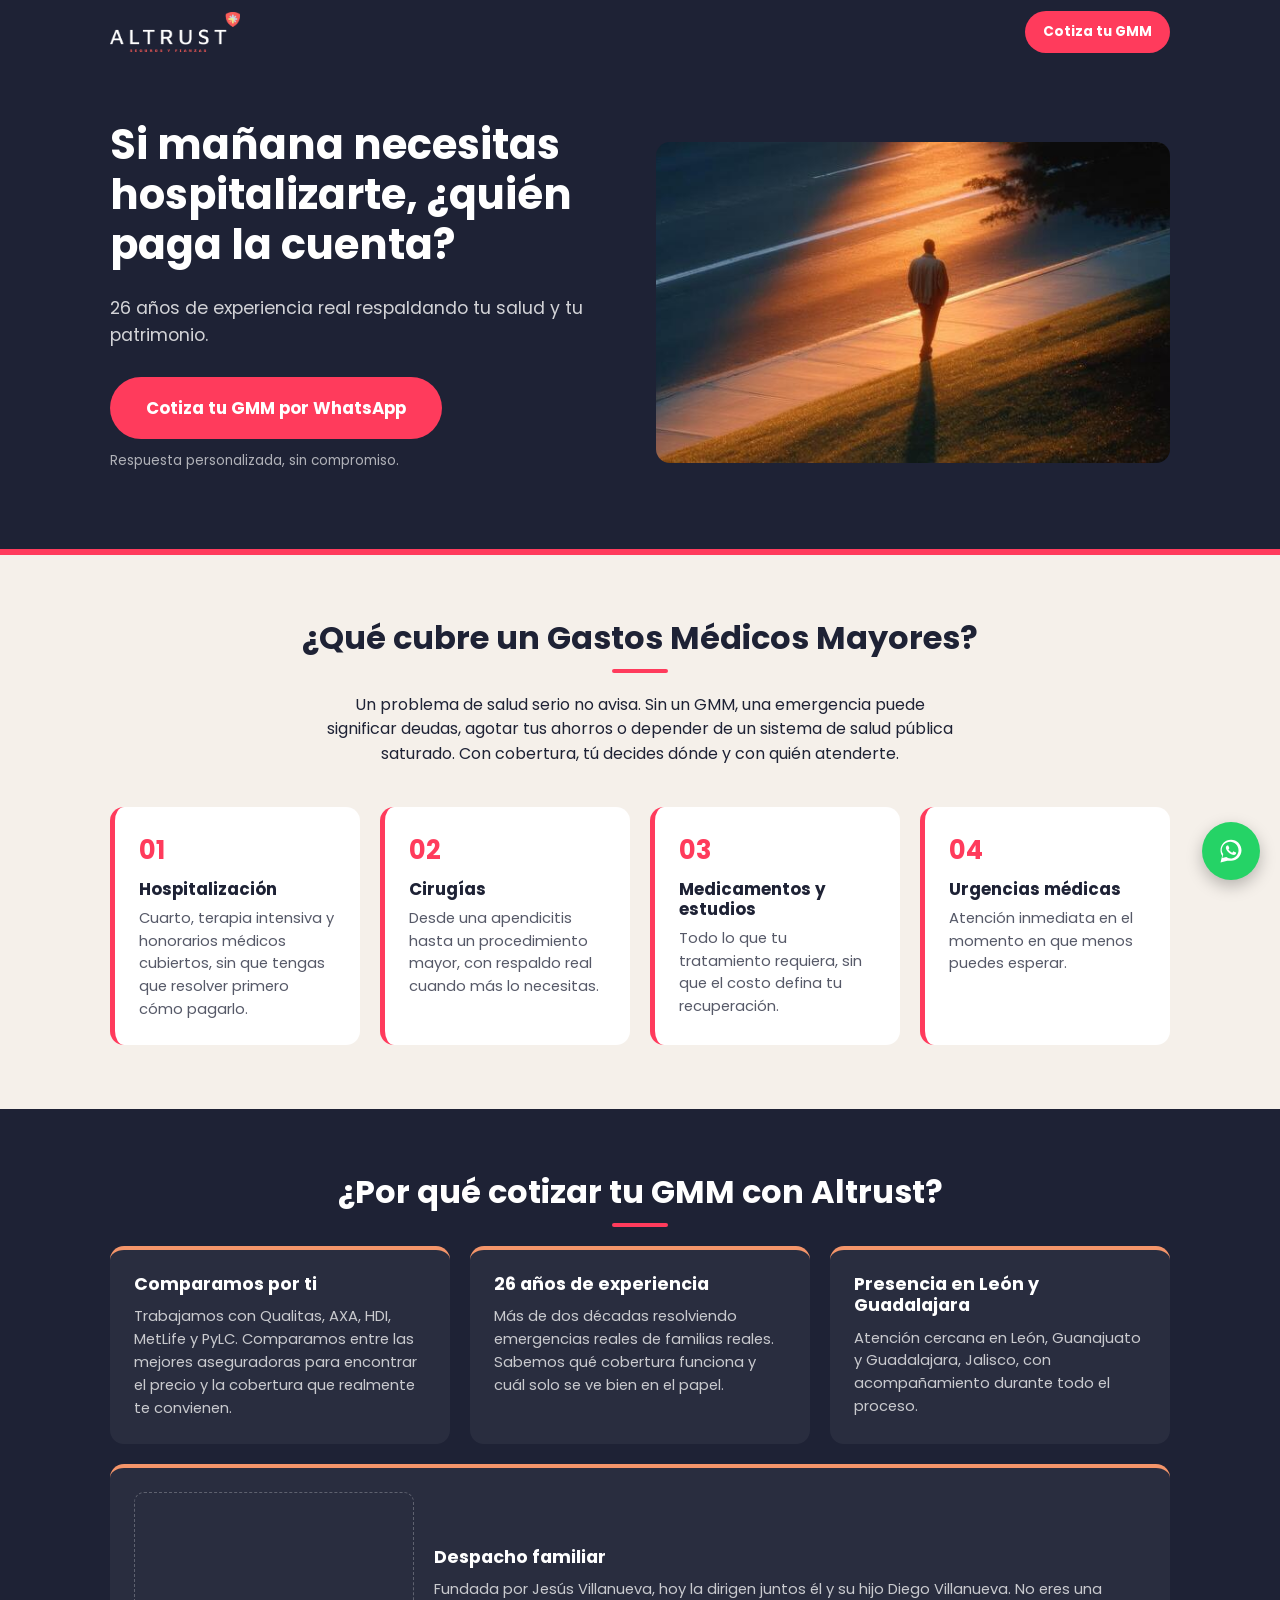
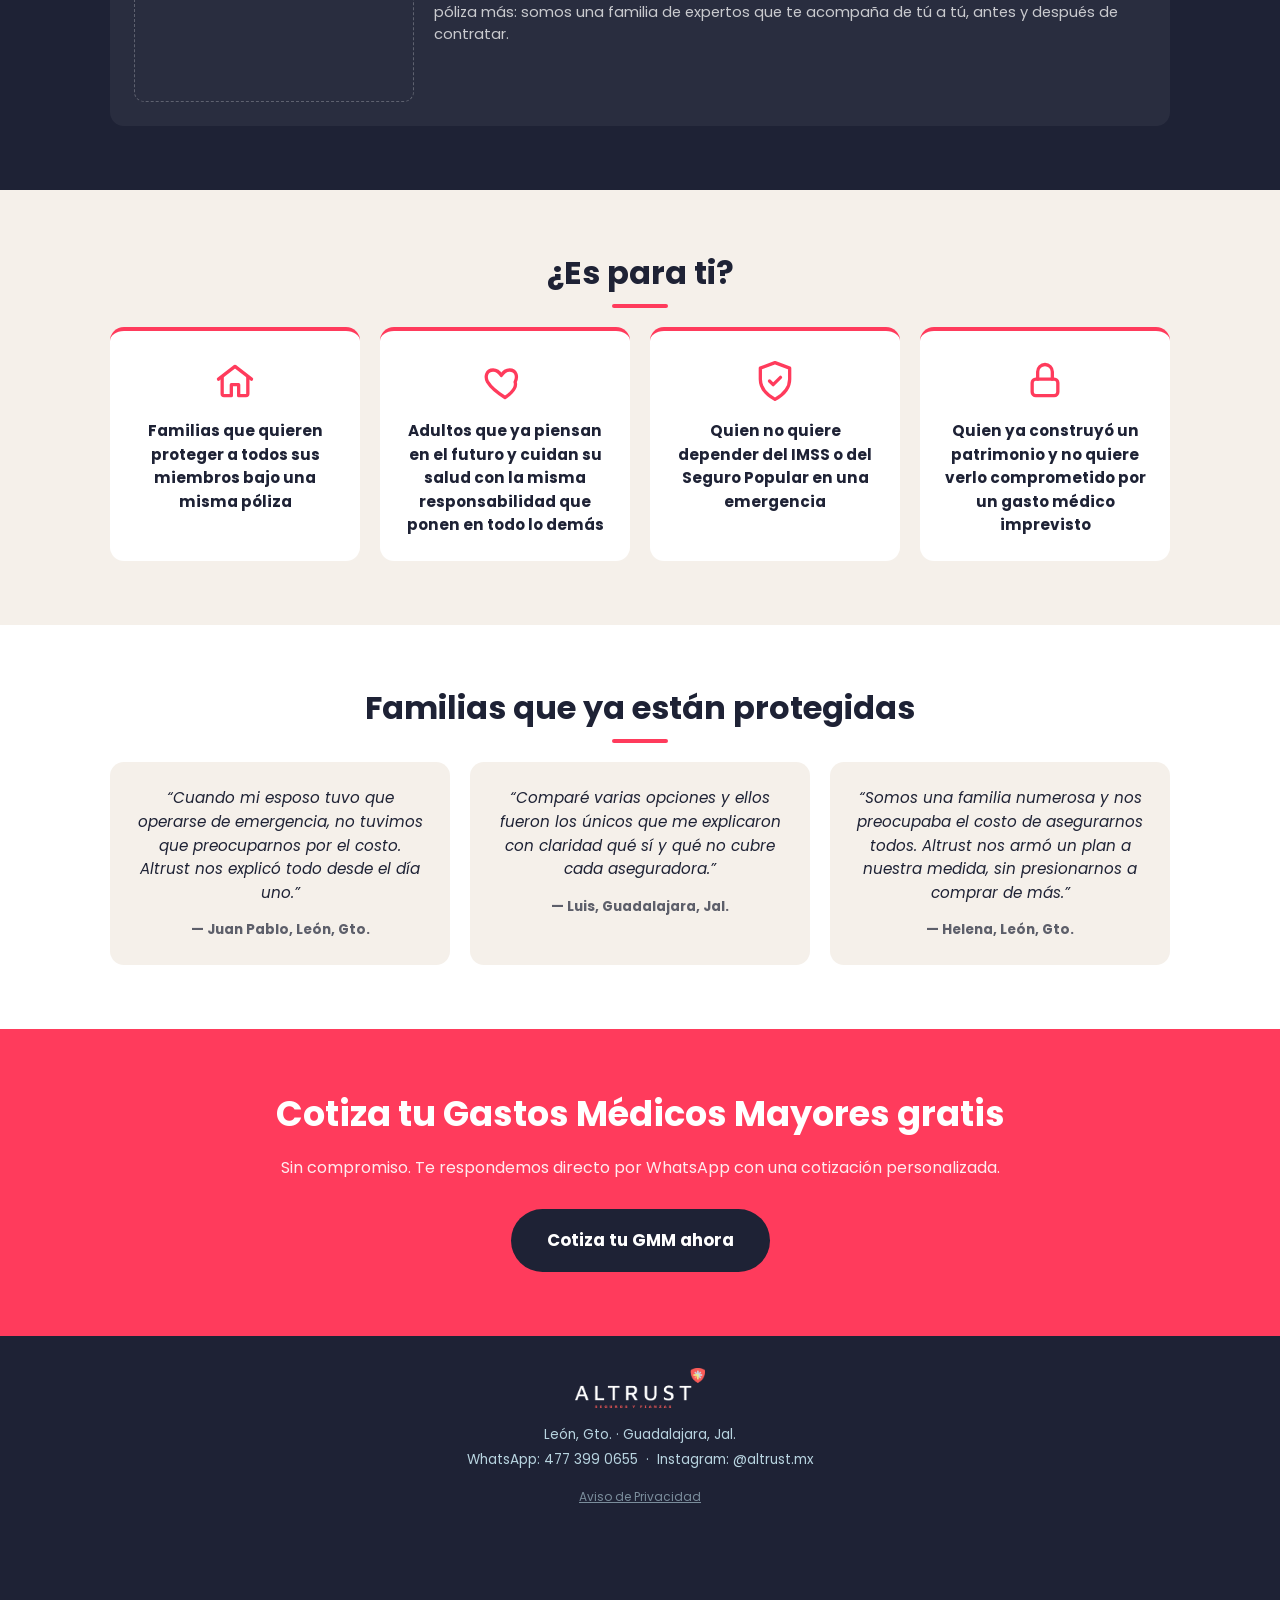
<file: index.html>
<!DOCTYPE html>
<html lang="es-MX">
<head>
<meta charset="UTF-8">
<meta name="viewport" content="width=device-width, initial-scale=1.0">
<title>Altrust Seguros y Fianzas | Gastos Médicos Mayores en León y Guadalajara</title>
<meta name="description" content="Protege tu salud y tu patrimonio con un Gastos Médicos Mayores. 26 años de experiencia real en León, Gto y Guadalajara, Jal. Cotiza gratis por WhatsApp.">
<meta property="og:type" content="website">
<meta property="og:locale" content="es_MX">
<meta property="og:title" content="Altrust Seguros y Fianzas | Gastos Médicos Mayores">
<meta property="og:description" content="26 años de experiencia real respaldando tu salud y tu patrimonio. Cotiza gratis por WhatsApp.">
<meta property="og:image" content="https://sebastianvimi04.github.io/altrust-landing/og-image.png">
<meta property="og:url" content="https://sebastianvimi04.github.io/altrust-landing/">
<meta name="twitter:card" content="summary_large_image">
<link rel="preconnect" href="https://fonts.googleapis.com">
<link rel="preconnect" href="https://fonts.gstatic.com" crossorigin>
<link href="https://fonts.googleapis.com/css2?family=Poppins:wght@400;700&display=swap" rel="stylesheet">
<link rel="stylesheet" href="style.css?v=7">
<!-- Meta Pixel Code -->
<script>
!function(f,b,e,v,n,t,s)
{if(f.fbq)return;n=f.fbq=function(){n.callMethod?
n.callMethod.apply(n,arguments):n.queue.push(arguments)};
if(!f._fbq)f._fbq=n;n.push=n;n.loaded=!0;n.version='2.0';
n.queue=[];t=b.createElement(e);t.async=!0;
t.src=v;s=b.getElementsByTagName(e)[0];
s.parentNode.insertBefore(t,s)}(window, document,'script',
'https://connect.facebook.net/en_US/fbevents.js');
fbq('init', '1385365643417889');
fbq('track', 'PageView');
</script>
<noscript><img height="1" width="1" style="display:none"
src="https://www.facebook.com/tr?id=1385365643417889&ev=PageView&noscript=1"
/></noscript>
<!-- End Meta Pixel Code -->
</head>
<body>

<!-- HEADER -->
<header class="header" id="header">
  <div class="container header__inner">
    <img src="logo.png" alt="Altrust Seguros y Fianzas" class="header__logo-img">
    <a href="https://wa.me/524773990655?text=Hola%2C%20quiero%20cotizar%20mi%20Gastos%20M%C3%A9dicos%20Mayores"
       class="btn btn--red btn--small whatsapp-btn" target="_blank" rel="noopener">
      Cotiza tu GMM
    </a>
  </div>
</header>

<main>

  <!-- HERO -->
  <section class="hero">
    <div class="container hero__inner">
      <div class="hero__text fade-in">
        <h1 class="hero__title">Si mañana necesitas hospitalizarte, ¿quién paga la cuenta?</h1>
        <p class="hero__subtitle">26 años de experiencia real respaldando tu salud y tu patrimonio.</p>
        <a href="https://wa.me/524773990655?text=Hola%2C%20quiero%20cotizar%20mi%20Gastos%20M%C3%A9dicos%20Mayores"
           class="btn btn--red btn--large whatsapp-btn" target="_blank" rel="noopener">
          Cotiza tu GMM por WhatsApp
        </a>
        <p class="hero__note">Respuesta personalizada, sin compromiso.</p>
      </div>
      <div class="hero__media fade-in">
        <img src="fotolanding.jpeg" alt="Persona caminando tranquila al atardecer, la calma de estar protegido" width="817" height="350">
      </div>
    </div>
  </section>

  <!-- EDUCACIÓN -->
  <section class="section section--cream" id="cobertura">
    <div class="container">
      <h2 class="section__title fade-in">¿Qué cubre un Gastos Médicos Mayores?</h2>
      <p class="section__lead fade-in">Un problema de salud serio no avisa. Sin un GMM, una emergencia puede significar deudas, agotar tus ahorros o depender de un sistema de salud pública saturado. Con cobertura, tú decides dónde y con quién atenderte.</p>

      <div class="grid grid--4">
        <div class="card fade-in">
          <span class="card__number">01</span>
          <h3 class="card__title">Hospitalización</h3>
          <p class="card__text">Cuarto, terapia intensiva y honorarios médicos cubiertos, sin que tengas que resolver primero cómo pagarlo.</p>
        </div>
        <div class="card fade-in">
          <span class="card__number">02</span>
          <h3 class="card__title">Cirugías</h3>
          <p class="card__text">Desde una apendicitis hasta un procedimiento mayor, con respaldo real cuando más lo necesitas.</p>
        </div>
        <div class="card fade-in">
          <span class="card__number">03</span>
          <h3 class="card__title">Medicamentos y estudios</h3>
          <p class="card__text">Todo lo que tu tratamiento requiera, sin que el costo defina tu recuperación.</p>
        </div>
        <div class="card fade-in">
          <span class="card__number">04</span>
          <h3 class="card__title">Urgencias médicas</h3>
          <p class="card__text">Atención inmediata en el momento en que menos puedes esperar.</p>
        </div>
      </div>
    </div>
  </section>

  <!-- POR QUÉ ALTRUST -->
  <section class="section section--navy" id="altrust">
    <div class="container">
      <h2 class="section__title section__title--light fade-in">¿Por qué cotizar tu GMM con Altrust?</h2>

      <div class="grid grid--3">
        <div class="feature fade-in">
          <h3 class="feature__title">Comparamos por ti</h3>
          <p class="feature__text">Trabajamos con Qualitas, AXA, HDI, MetLife y PyLC. Comparamos entre las mejores aseguradoras para encontrar el precio y la cobertura que realmente te convienen.</p>
        </div>
        <div class="feature fade-in">
          <h3 class="feature__title">26 años de experiencia</h3>
          <p class="feature__text">Más de dos décadas resolviendo emergencias reales de familias reales. Sabemos qué cobertura funciona y cuál solo se ve bien en el papel.</p>
        </div>
        <div class="feature fade-in">
          <h3 class="feature__title">Presencia en León y Guadalajara</h3>
          <p class="feature__text">Atención cercana en León, Guanajuato y Guadalajara, Jalisco, con acompañamiento durante todo el proceso.</p>
        </div>
      </div>

      <div class="founder-banner fade-in">
        <div class="founder-banner__photo">
          <!-- IMG: foto de Jesús Villanueva y Diego Villanueva -->
        </div>
        <div class="founder-banner__text">
          <h3 class="founder-banner__title">Despacho familiar</h3>
          <p class="founder-banner__body">Fundada por Jesús Villanueva, hoy la dirigen juntos él y su hijo Diego Villanueva. No eres una póliza más: somos una familia de expertos que te acompaña de tú a tú, antes y después de contratar.</p>
        </div>
      </div>
    </div>
  </section>

  <!-- PARA QUIÉN ES -->
  <section class="section section--cream" id="para-quien">
    <div class="container">
      <h2 class="section__title fade-in">¿Es para ti?</h2>
      <div class="grid grid--4">
        <div class="tag-card fade-in">
          <span class="tag-card__icon" aria-hidden="true">
            <svg viewBox="0 0 24 24" fill="none" stroke="currentColor" stroke-width="1.8" stroke-linecap="round" stroke-linejoin="round"><path d="M3 11l9-7 9 7"/><path d="M5 10v9a1 1 0 0 0 1 1h4v-6h4v6h4a1 1 0 0 0 1-1v-9"/></svg>
          </span>
          <p>Familias que quieren proteger a todos sus miembros bajo una misma póliza</p>
        </div>
        <div class="tag-card fade-in">
          <span class="tag-card__icon" aria-hidden="true">
            <svg viewBox="0 0 24 24" fill="none" stroke="currentColor" stroke-width="1.8" stroke-linecap="round" stroke-linejoin="round"><path d="M12 21s-7-4.35-9.5-8.5C.9 9.5 2 6 5.5 6c2 0 3.5 1.3 4.5 3 1-1.7 2.5-3 4.5-3 3.5 0 4.6 3.5 3 6.5C19 16.65 12 21 12 21z"/></svg>
          </span>
          <p>Adultos que ya piensan en el futuro y cuidan su salud con la misma responsabilidad que ponen en todo lo demás</p>
        </div>
        <div class="tag-card fade-in">
          <span class="tag-card__icon" aria-hidden="true">
            <svg viewBox="0 0 24 24" fill="none" stroke="currentColor" stroke-width="1.8" stroke-linecap="round" stroke-linejoin="round"><path d="M12 2l8 3v6c0 5-3.5 8.5-8 11-4.5-2.5-8-6-8-11V5l8-3z"/><path d="M9 12l2 2 4-4"/></svg>
          </span>
          <p>Quien no quiere depender del IMSS o del Seguro Popular en una emergencia</p>
        </div>
        <div class="tag-card fade-in">
          <span class="tag-card__icon" aria-hidden="true">
            <svg viewBox="0 0 24 24" fill="none" stroke="currentColor" stroke-width="1.8" stroke-linecap="round" stroke-linejoin="round"><rect x="5" y="11" width="14" height="9" rx="2"/><path d="M8 11V7a4 4 0 0 1 8 0v4"/></svg>
          </span>
          <p>Quien ya construyó un patrimonio y no quiere verlo comprometido por un gasto médico imprevisto</p>
        </div>
      </div>
    </div>
  </section>

  <!-- TESTIMONIOS -->
  <section class="section section--white" id="confianza">
    <div class="container">
      <h2 class="section__title fade-in">Familias que ya están protegidas</h2>
      <div class="grid grid--3">
        <div class="testimonial fade-in">
          <!-- IMG: retrato de cliente real, formato cuadrado -->
          <p class="testimonial__text">“Cuando mi esposo tuvo que operarse de emergencia, no tuvimos que preocuparnos por el costo. Altrust nos explicó todo desde el día uno.”</p>
          <p class="testimonial__author">— Juan Pablo, León, Gto.</p>
        </div>
        <div class="testimonial fade-in">
          <!-- IMG: retrato de cliente real, formato cuadrado -->
          <p class="testimonial__text">“Comparé varias opciones y ellos fueron los únicos que me explicaron con claridad qué sí y qué no cubre cada aseguradora.”</p>
          <p class="testimonial__author">— Luis, Guadalajara, Jal.</p>
        </div>
        <div class="testimonial fade-in">
          <!-- IMG: retrato de cliente real, formato cuadrado -->
          <p class="testimonial__text">“Somos una familia numerosa y nos preocupaba el costo de asegurarnos todos. Altrust nos armó un plan a nuestra medida, sin presionarnos a comprar de más.”</p>
          <p class="testimonial__author">— Helena, León, Gto.</p>
        </div>
      </div>
    </div>
  </section>

  <!-- CTA FINAL -->
  <section class="cta-final fade-in">
    <div class="container cta-final__inner">
      <h2 class="cta-final__title">Cotiza tu Gastos Médicos Mayores gratis</h2>
      <p class="cta-final__text">Sin compromiso. Te respondemos directo por WhatsApp con una cotización personalizada.</p>
      <a href="https://wa.me/524773990655?text=Hola%2C%20quiero%20cotizar%20mi%20Gastos%20M%C3%A9dicos%20Mayores"
         class="btn btn--navy btn--large whatsapp-btn" target="_blank" rel="noopener">
        Cotiza tu GMM ahora
      </a>
    </div>
  </section>

</main>

<!-- FOOTER -->
<footer class="footer">
  <div class="container footer__inner">
    <img src="logo.png" alt="Altrust Seguros y Fianzas" class="footer__logo-img">
    <p class="footer__cities">León, Gto. · Guadalajara, Jal.</p>
    <p class="footer__contact">WhatsApp: 477 399 0655 &nbsp;·&nbsp; Instagram: @altrust.mx</p>
    <p class="footer__legal"><a href="privacidad.html">Aviso de Privacidad</a></p>
  </div>
</footer>

<!-- BOTÓN FLOTANTE WHATSAPP -->
<a href="https://wa.me/524773990655?text=Hola%2C%20quiero%20cotizar%20mi%20Gastos%20M%C3%A9dicos%20Mayores"
   class="whatsapp-float whatsapp-btn" target="_blank" rel="noopener" aria-label="Cotizar por WhatsApp">
  <svg viewBox="0 0 32 32" width="28" height="28" aria-hidden="true">
    <path fill="currentColor" d="M16.004 3C9.376 3 4 8.373 4 15c0 2.354.688 4.55 1.875 6.396L4 29l7.79-1.844A11.93 11.93 0 0 0 16.004 27C22.63 27 28 21.627 28 15S22.63 3 16.004 3zm0 21.6c-1.84 0-3.55-.51-5.02-1.396l-.36-.213-4.62 1.094 1.113-4.5-.235-.37A9.56 9.56 0 0 1 5.4 15c0-5.303 4.31-9.6 9.604-9.6 5.294 0 9.596 4.297 9.596 9.6s-4.302 9.6-9.596 9.6zm5.27-7.19c-.29-.145-1.71-.844-1.975-.94-.264-.096-.457-.145-.65.145-.19.29-.744.94-.913 1.132-.168.193-.336.217-.625.073-.29-.145-1.223-.45-2.33-1.435-.86-.767-1.44-1.714-1.61-2.004-.168-.29-.018-.447.127-.59.13-.13.29-.337.435-.505.145-.168.193-.29.29-.483.096-.193.048-.362-.024-.506-.072-.145-.65-1.566-.89-2.146-.235-.564-.474-.487-.65-.496l-.554-.01c-.193 0-.506.072-.77.362-.264.29-1.008.985-1.008 2.404 0 1.418 1.032 2.788 1.176 2.98.145.193 2.03 3.1 4.918 4.347.687.297 1.223.474 1.64.607.688.219 1.315.188 1.81.114.552-.083 1.71-.699 1.952-1.373.24-.674.24-1.252.168-1.373-.072-.12-.264-.193-.554-.338z"/>
  </svg>
</a>

<script src="script.js?v=7"></script>
</body>
</html>
</file>
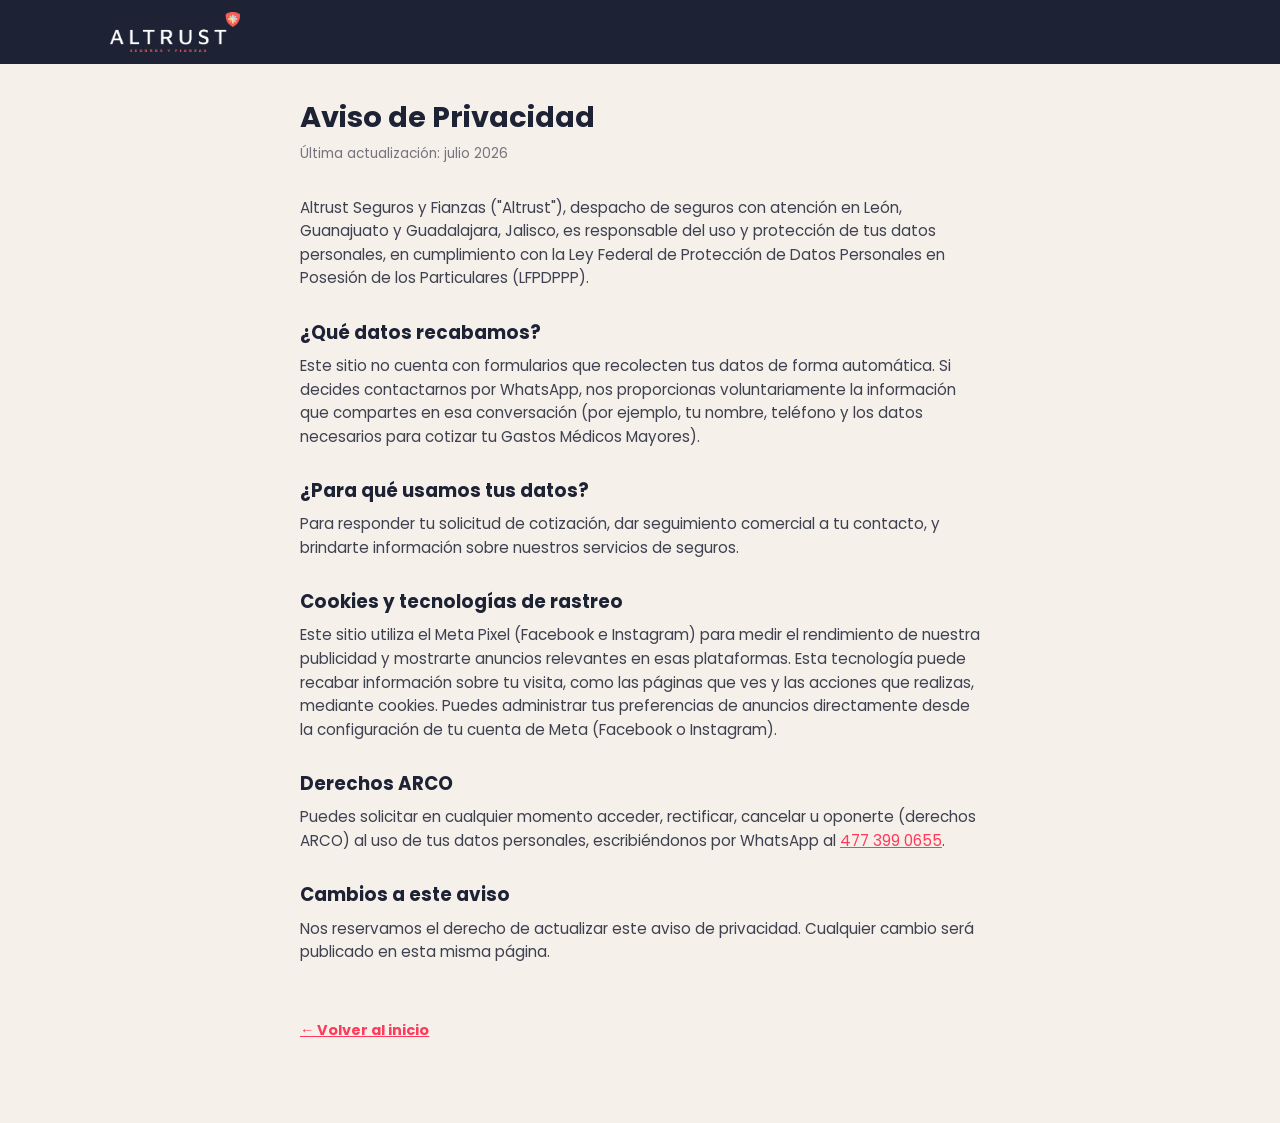
<file: privacidad.html>
<!DOCTYPE html>
<html lang="es-MX">
<head>
<meta charset="UTF-8">
<meta name="viewport" content="width=device-width, initial-scale=1.0">
<title>Aviso de Privacidad | Altrust Seguros y Fianzas</title>
<meta name="description" content="Aviso de privacidad de Altrust Seguros y Fianzas.">
<meta name="robots" content="noindex">
<link rel="preconnect" href="https://fonts.googleapis.com">
<link rel="preconnect" href="https://fonts.gstatic.com" crossorigin>
<link href="https://fonts.googleapis.com/css2?family=Poppins:wght@400;700&display=swap" rel="stylesheet">
<link rel="stylesheet" href="style.css?v=6">
<style>
  .legal {
    max-width: 720px;
    margin: 0 auto;
    padding: 100px 20px 80px;
  }
  .legal h1 {
    font-size: 1.8rem;
    color: var(--navy);
    margin-bottom: 8px;
  }
  .legal .legal__updated {
    font-size: .85rem;
    color: rgba(30,34,53,0.6);
    margin-bottom: 32px;
  }
  .legal h2 {
    font-size: 1.15rem;
    color: var(--navy);
    margin-top: 32px;
    margin-bottom: 10px;
  }
  .legal p {
    font-size: .95rem;
    color: rgba(30,34,53,0.85);
  }
  .legal a { color: var(--red); text-decoration: underline; }
  .legal__back {
    display: inline-block;
    margin-top: 40px;
    font-weight: 700;
    font-size: .9rem;
  }
</style>
</head>
<body>

<header class="header">
  <div class="container header__inner">
    <a href="index.html"><img src="logo.png" alt="Altrust Seguros y Fianzas" class="header__logo-img"></a>
  </div>
</header>

<main class="legal">
  <h1>Aviso de Privacidad</h1>
  <p class="legal__updated">Última actualización: julio 2026</p>

  <p>Altrust Seguros y Fianzas ("Altrust"), despacho de seguros con atención en León, Guanajuato y Guadalajara, Jalisco, es responsable del uso y protección de tus datos personales, en cumplimiento con la Ley Federal de Protección de Datos Personales en Posesión de los Particulares (LFPDPPP).</p>

  <h2>¿Qué datos recabamos?</h2>
  <p>Este sitio no cuenta con formularios que recolecten tus datos de forma automática. Si decides contactarnos por WhatsApp, nos proporcionas voluntariamente la información que compartes en esa conversación (por ejemplo, tu nombre, teléfono y los datos necesarios para cotizar tu Gastos Médicos Mayores).</p>

  <h2>¿Para qué usamos tus datos?</h2>
  <p>Para responder tu solicitud de cotización, dar seguimiento comercial a tu contacto, y brindarte información sobre nuestros servicios de seguros.</p>

  <h2>Cookies y tecnologías de rastreo</h2>
  <p>Este sitio utiliza el Meta Pixel (Facebook e Instagram) para medir el rendimiento de nuestra publicidad y mostrarte anuncios relevantes en esas plataformas. Esta tecnología puede recabar información sobre tu visita, como las páginas que ves y las acciones que realizas, mediante cookies. Puedes administrar tus preferencias de anuncios directamente desde la configuración de tu cuenta de Meta (Facebook o Instagram).</p>

  <h2>Derechos ARCO</h2>
  <p>Puedes solicitar en cualquier momento acceder, rectificar, cancelar u oponerte (derechos ARCO) al uso de tus datos personales, escribiéndonos por WhatsApp al <a href="https://wa.me/524773990655">477 399 0655</a>.</p>

  <h2>Cambios a este aviso</h2>
  <p>Nos reservamos el derecho de actualizar este aviso de privacidad. Cualquier cambio será publicado en esta misma página.</p>

  <a class="legal__back" href="index.html">&larr; Volver al inicio</a>
</main>

</body>
</html>
</file>
<file: style.css>
/* ==========================================================================
   Altrust Seguros y Fianzas — GMM Landing
   ========================================================================== */

:root {
  --red: #FF3B5C;
  --navy: #1E2235;
  --white: #FFFFFF;
  --cream: #F5F0EA;
  --lime: #DDEE44;
  --salmon: #F4956A;
  --sky: #B8D4E0;

  --font: 'Poppins', sans-serif;
  --header-h: 64px;
  --radius: 14px;
}

* { box-sizing: border-box; }

html { scroll-behavior: smooth; }

body {
  margin: 0;
  font-family: var(--font);
  font-weight: 400;
  color: var(--navy);
  background: var(--cream);
  line-height: 1.55;
  -webkit-font-smoothing: antialiased;
}

h1, h2, h3 {
  font-weight: 700;
  line-height: 1.2;
  margin: 0 0 0.6em;
}

p { margin: 0 0 1em; }

a { text-decoration: none; }

.container {
  max-width: 1100px;
  margin: 0 auto;
  padding: 0 20px;
}

img { max-width: 100%; display: block; }

/* ---------- Botones ---------- */
.btn {
  display: inline-block;
  font-family: var(--font);
  font-weight: 700;
  border-radius: 999px;
  padding: 14px 28px;
  border: none;
  cursor: pointer;
  transition: transform .15s ease, box-shadow .15s ease, opacity .15s ease;
  text-align: center;
}
.btn--red {
  background: var(--red);
  color: var(--white);
}
.btn--navy {
  background: var(--navy);
  color: var(--white);
}
.btn:hover { transform: translateY(-2px); opacity: .92; }
.btn--large { padding: 18px 36px; font-size: 1.05rem; }
.btn--small { padding: 10px 18px; font-size: .85rem; }

/* ---------- Header ---------- */
.header {
  position: fixed;
  top: 0; left: 0; right: 0;
  height: var(--header-h);
  background: var(--navy);
  z-index: 1000;
  display: flex;
  align-items: center;
}
.header__inner {
  display: flex;
  align-items: center;
  justify-content: space-between;
  width: 100%;
}
.header__logo-img {
  height: 34px;
  width: auto;
}

main { padding-top: var(--header-h); }

/* ---------- Hero ---------- */
.hero {
  background: var(--navy);
  color: var(--white);
  padding: 56px 0 64px;
  border-bottom: 6px solid var(--red);
}
.hero__inner {
  display: flex;
  flex-direction: column;
  gap: 32px;
}
.hero__title {
  font-size: 2rem;
  color: var(--white);
}
.hero__title::selection { background: var(--red); }
.hero__subtitle {
  font-size: 1.1rem;
  color: rgba(255,255,255,0.8);
  font-weight: 400;
  margin-bottom: 1.6em;
}
.hero__note {
  font-size: .85rem;
  color: rgba(255,255,255,0.65);
  margin-top: .8em;
}
.hero__media {
  border-radius: var(--radius);
  overflow: hidden;
  aspect-ratio: 4 / 3;
}
.hero__media img {
  width: 100%;
  height: 100%;
  object-fit: cover;
  object-position: 60% center;
  display: block;
}

/* ---------- Secciones genéricas ---------- */
.section { padding: 64px 0; }
.section--cream { background: var(--cream); }
.section--white { background: var(--white); }
.section--navy { background: var(--navy); color: var(--white); }

.section__title {
  font-size: 1.7rem;
  text-align: center;
  color: var(--navy);
  position: relative;
  padding-bottom: 16px;
}
.section__title::after {
  content: "";
  position: absolute;
  bottom: 0;
  left: 50%;
  transform: translateX(-50%);
  width: 56px;
  height: 4px;
  background: var(--red);
  border-radius: 4px;
}
.section__title--light { color: var(--white); }

.section__lead {
  max-width: 640px;
  margin: 0 auto 40px;
  text-align: center;
  font-size: 1rem;
}

/* ---------- Grids ---------- */
.grid { display: grid; gap: 20px; }
.grid--2 { grid-template-columns: 1fr; }
.grid--3 { grid-template-columns: 1fr; }
.grid--4 { grid-template-columns: 1fr; }

/* ---------- Cards educación ---------- */
.card {
  background: var(--white);
  border-radius: var(--radius);
  padding: 24px;
  border-left: 5px solid var(--red);
}
.card__number {
  display: block;
  font-size: 1.6rem;
  font-weight: 700;
  color: var(--red);
  margin-bottom: 8px;
}
.card__title { font-size: 1.05rem; margin-bottom: 8px; }
.card__text { font-size: .92rem; margin: 0; color: rgba(30,34,53,0.75); }

/* ---------- Features "Por qué Altrust" ---------- */
.feature {
  background: rgba(255,255,255,0.05);
  border-radius: var(--radius);
  padding: 24px;
  border-top: 4px solid var(--salmon);
}
.feature__title {
  font-size: 1.1rem;
  color: var(--white);
  margin-bottom: 10px;
}
.feature__text {
  font-size: .92rem;
  color: rgba(255,255,255,0.75);
  margin: 0;
}

/* ---------- Banner de fundadores ---------- */
.founder-banner {
  display: flex;
  flex-direction: column;
  gap: 20px;
  background: rgba(255,255,255,0.05);
  border-radius: var(--radius);
  padding: 24px;
  border-top: 4px solid var(--salmon);
  margin-top: 20px;
}
.founder-banner__photo {
  width: 100%;
  aspect-ratio: 16 / 9;
  border-radius: calc(var(--radius) - 4px);
  border: 1px dashed rgba(255,255,255,0.25);
  flex-shrink: 0;
}
.founder-banner__title {
  font-size: 1.1rem;
  color: var(--white);
  margin-bottom: 10px;
}
.founder-banner__body {
  font-size: .92rem;
  color: rgba(255,255,255,0.75);
  margin: 0;
}

/* ---------- Para quién es ---------- */
.tag-card {
  background: var(--white);
  border-radius: var(--radius);
  padding: 28px 22px 24px;
  text-align: center;
  border-top: 4px solid var(--red);
}
.tag-card__icon {
  display: flex;
  align-items: center;
  justify-content: center;
  width: 44px;
  height: 44px;
  margin: 0 auto 16px;
  color: var(--red);
}
.tag-card__icon svg {
  width: 100%;
  height: 100%;
}
.tag-card p {
  margin: 0;
  font-weight: 700;
  font-size: .95rem;
  color: var(--navy);
}

/* ---------- Testimonios ---------- */
.testimonial {
  background: var(--cream);
  border-radius: var(--radius);
  padding: 24px;
  text-align: center;
}
.testimonial img,
.testimonial [data-img-placeholder] {
  width: 72px;
  height: 72px;
  border-radius: 50%;
  margin: 0 auto 16px;
}
.testimonial__text {
  font-size: .95rem;
  font-style: italic;
  color: var(--navy);
}
.testimonial__author {
  font-size: .85rem;
  font-weight: 700;
  color: var(--navy);
  opacity: .7;
  margin: 0;
}

/* ---------- CTA final ---------- */
.cta-final {
  background: var(--red);
  color: var(--white);
  padding: 64px 0;
  text-align: center;
}
.cta-final__title {
  font-size: 1.8rem;
  color: var(--white);
}
.cta-final__text {
  font-size: 1rem;
  color: var(--white);
  opacity: .9;
  margin-bottom: 1.8em;
}
.cta-final .btn--navy:hover { opacity: 1; box-shadow: 0 6px 18px rgba(0,0,0,0.25); }

/* ---------- Footer ---------- */
.footer {
  background: var(--navy);
  color: var(--sky);
  padding: 32px 0 100px;
  text-align: center;
}
.footer__logo-img {
  height: 40px;
  width: auto;
  margin: 0 auto 16px;
}
.footer__cities, .footer__contact {
  font-size: .85rem;
  margin: 4px 0;
}
.footer__legal {
  font-size: .75rem;
  margin: 18px 0 0;
  opacity: .6;
}
.footer__legal a {
  color: var(--sky);
  text-decoration: underline;
}

/* ---------- WhatsApp flotante ---------- */
.whatsapp-float {
  position: fixed;
  bottom: 20px;
  right: 20px;
  width: 58px;
  height: 58px;
  background: #25D366;
  color: var(--white);
  border-radius: 50%;
  display: flex;
  align-items: center;
  justify-content: center;
  box-shadow: 0 6px 16px rgba(0,0,0,0.25);
  z-index: 1000;
  transition: transform .15s ease;
}
.whatsapp-float:hover { transform: scale(1.08); }

/* ---------- Animaciones fade-in ---------- */
.fade-in {
  opacity: 0;
  transform: translateY(24px);
  transition: opacity .6s ease, transform .6s ease;
}
.fade-in.is-visible {
  opacity: 1;
  transform: translateY(0);
}

/* ==========================================================================
   Responsive — tablet / desktop
   ========================================================================== */
@media (min-width: 640px) {
  .grid--4 { grid-template-columns: repeat(2, 1fr); }
  .grid--3 { grid-template-columns: repeat(3, 1fr); }
  .grid--2 { grid-template-columns: repeat(2, 1fr); }
  .founder-banner { flex-direction: row; align-items: center; }
  .founder-banner__photo { flex: 0 0 280px; aspect-ratio: 4 / 3; }
}

@media (min-width: 900px) {
  .hero__inner {
    flex-direction: row;
    align-items: center;
  }
  .hero__text { flex: 1; }
  .hero__media { flex: 1; aspect-ratio: 16 / 10; }
  .hero__title { font-size: 2.6rem; }
  .grid--4 { grid-template-columns: repeat(4, 1fr); }
  .section__title { font-size: 2rem; }
  .cta-final__title { font-size: 2.2rem; }
  .header__logo-img { height: 40px; }
}
</file>
